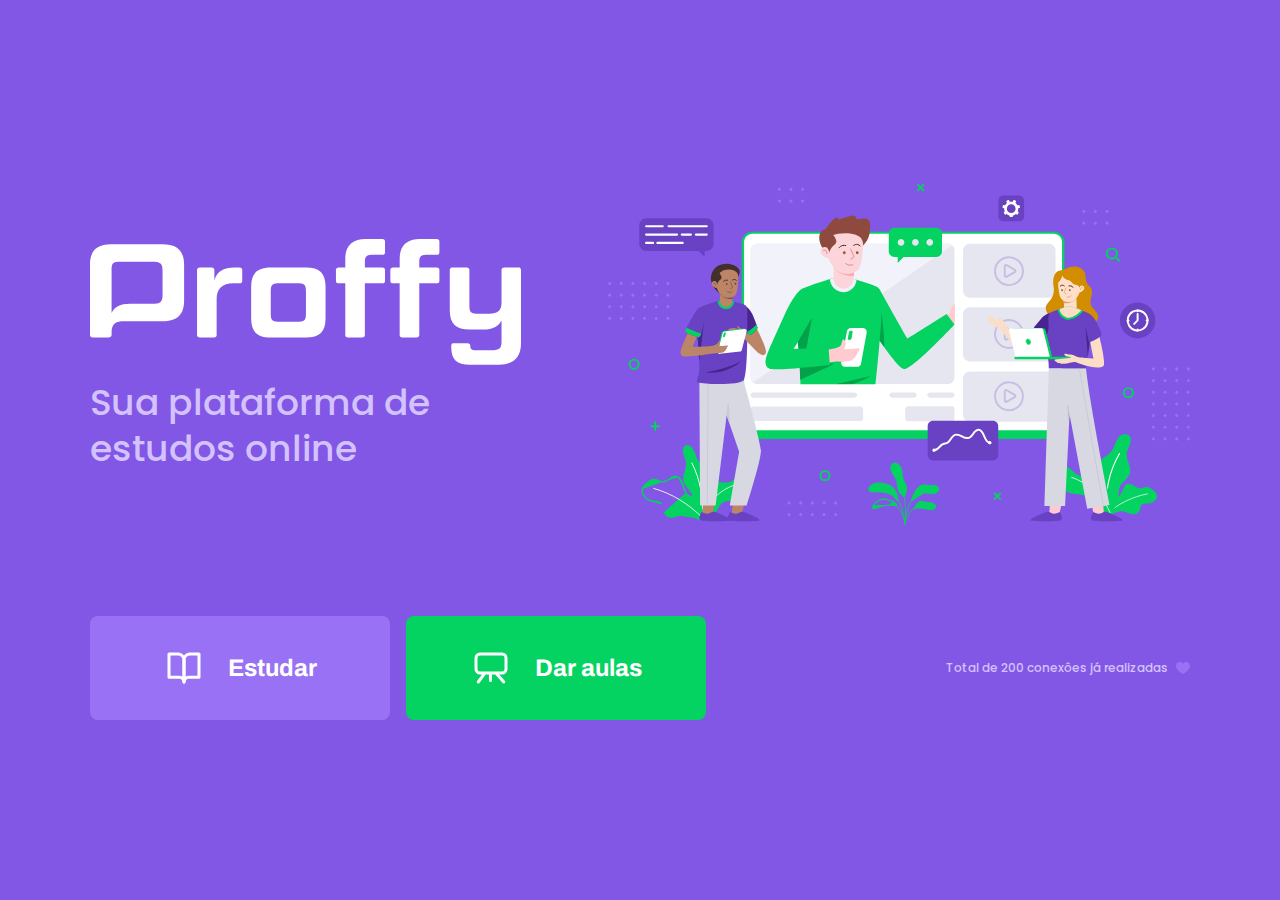
<file: index.html>
<!--
    Instalaçoes:
    1 -  Lauchbase Thema
    2 -  Live Server

    alt + z = o vscode ajusta o codigo para o tamanho da tela atual;
-->

    <!-- Conceito de Localização de arquivos dentro do HTML
    root -> e a raiz das pastas 
    quando usamos o live server sempre que usar /styles.css ele vai buscar o css no root ja que o arquivo css nao estava dentro da mesma pasta que o index.html-->


<!-- CSS Cascading StyleSheet  

    A cascata no CSS é o que vai levar a ordem de precedencia, o selector o mais forte é o # depois o de .class depois a tag em si tipo h1.
    o que esta recebendo a cascata mais forte.

    Comenatarios no css e /**/ 

    podemos criar uma classe como class="red" e acessar essa clase dentor da tag style { . ponto e o onme da classe .red { color: red; }} 
    atributo de class e de id são atriibutos globais o que isso quer dizer? que os filhos receberam essa class, se não tiver outra cor atribuida.
    ID e acesso pelo # é o nome do id exemplo <h1 id="page"> </h1> no css acesso assim #page { color: red; } ele PRECISAM ser unicos não posso colocar dois em no html-->

<!-- ctrl + shit + P = pesuisar por (shortcuts para ver os atalhos) -->
<!-- Shift+Alt+A Toggle block comment -->

<!--com Emmet podemos criar as tags html de forma rapida e pratica com ! e aperta ENTER-->
<!--se voce passar o mause em cima do atributo voce consegue ler documentação -->
<!--cache são dados que o navegador guardar para 
que toda vez que a gente for acessar a pagina ele ja tiver isso pronto --> 

<!DOCTYPE html>  <!-- aqui serve para dizer que o navegador vai usar o html5;--> 
<html lang="pt_br"> <!-- lang é um atributo por isso ele está dentro tag html-->
<!--Comentarios em html são vistos no inspecionar elemento;-->
<head> <!--isso e uma tag html;-->
    <meta charset="UTF-8"> 
    <meta name="viewport" content="width=device-width, initial-scale=1.0">
    <title>Proffy | Sua plataforma de estudos online</title> <!--Titulo na ABA do navegador-->
    
    <link rel="stylesheet" href="/styles/main.css">
    <link rel="stylesheet" href="/styles/partials/page-landing.css">


    <link href="https://fonts.googleapis.com/css2?family=Archivo:wght@400;700&amp;family=Poppins:wght@400;600&amp;display=swap" rel="stylesheet">

</head>
<body id="page-landing">

    <div id="container">
        <!-- a Div e uma tag que serve para auxlilar na estilização da pagina pois e uma caixa -->
        <!-- h1 por padrão é um display block vai ocupar toda linha que ele estiver.  -->
        <!-- <span>.</span>  por padrão e um display inline ele so vai ocupar o tamanho do elemento -->
        <!-- <a href=""></a> por padrão e um display inline ele so vai ocupar o tamanho do elemento -->
        <div class="logo-container">
            <img src="/images/logo.svg" alt="Proffy">
            <h2>Sua plataforma de estudos online</h2> 
        </div>
        
        <img class="hero-image" src="/images/landing.svg" alt="Plataforma de Estudos">
        <!--para criar  um paragrafo e quebrar uma linha-->
        <!-- <img src="" alt="logo">  --><!-- tag para colocar uma imagem no site o src="" e o caminho da imagem  o alt e uma alternativa ao src que não existe, e acessibilidade-->
        <!--todo coutedudo da pagina vem na tag body;-->
        <div class="buttons-container">
            <a class="study" href="/study.html">
                <img src="images/icons/study.svg" alt="Estudar">
                Estudar
            </a>
            <a class="give-classes" href="/give-classes.html">
                <img src="images/icons/give-classes.svg" alt="Dar aulas">
                Dar aulas
            </a>
        </div>

        <p class="total-connections">
            Total de 200 conexôes já realizadas
            <img src="/images/icons/purple-heart.svg" alt="Coração Roxo">
        </p>
    </div>  
</body>
</html>
</file>
<file: styles/main.css>
:root {
    /* Aqui temos as Variaveis em CSS e o :root quer dizer que fazem parte da raiz do projeto*/
    --color-background: #F0F0F7;
    --color-primary-lighter: #9871F5;
    --color-primary-light: #916BEA;
    --color-primary: #8257E5;
    --color-primary-dark: #774DD6;
    --color-primary-darker: #6842c2;
    --color-secondary: #04D361;
    --color-secondary-dark: #04BF58;
    --color-title-in-primary: #FFFFFF;
    --color-text-in-primary: #D4C2FF;
    --color-text-title: #32264D;
    --color-text-complement: #9C98A6;
    --color-text-base: #6A6180;
    --color-line-in-white: #E6E6F0;
    --color-input-background: #F8F8FC;
    --color-button-text: #FFFFFF;
    --color-box-base: #FFFFFF;
    --color-box-footer: #FAFAFC;
    --color-small-info: #C1BCCC;
    /* tamanho da fonte padrão: 16px - 100% - 1rem 8*/
    font-size: 60%; /* controle das medidas rem */
}


/* estou atribiundo isso a todos os elementos com o * asteriscos em geral */ 

* {
    margin: 0;
    padding: 0;
    box-sizing: border-box; /* o comportamento padrão box-sizing: e somar todo o conteudo da caixa e quando eu quero que ele se vire para fazer com que tudo caixa dentro do nosso width e height para isso colocamos box-sizing: border-box;*/
}

html,
body {
    height: 100vh; /* vh e altura da view porth  */
}

body {
    color: var(--color-background);
    display: flex;
    align-items: center;
    justify-content: center;
}

body,
input,
button,
textarea {
    /* font: 500 1.6rem Poppins; */
    font-weight: 500;
    font-family: Poppins;
    font-size: 1.6rem;
    color: var(--color-text-base);
}

#container {
    width: 90vw; /* estou dizendo que minha largura sera de 90vh, quebra a largura em 100vh mas so pega 90vh o que vai fazer com que tenha uma sobre de 10vh */
    max-width: 700px; /* aqui estou dizendo que se aumentarem a tela, o maximo que minha caixa vai ter e 700px se ela for menor que isso ela vai ficar usando o width 90vw;  */
    /* border: 1px solid red; */
    
}


@media (min-width: 700px) {
    :root {
        font-size: 62.5%; /* todo 1rem vai ser relativo a 10px; cada 1rem vai o que faler a 1px; 0.8rem e o que vale a 8px*/
    }
}

/* # container { */
/* Box Model os elementos HTML são caixas, e tem propriedades de caixa como width e height */ 
/* border: 1px solid red;*/
/* quando eu coloco só um valor no padding ou no margin ele coloca isso para todos os lados exemplo*/
/* padding: 40px; ou margin: 40px; */
/* temos o padding-top, padding-left: e outros */
/* temos width e height como conceitos de box model e são esses os conceitos */
/* } */
</file>
<file: styles/partials/page-landing.css>
#page-landing {
    background: var(--color-primary);
}

#page-landing #container {
    color: var(--color-text-in-primary);
}

.logo-container img {
    height: 10rem;
}

.logo-container {
    text-align: center;
    margin-bottom: 3.2rem; 
}

.logo-container h2{
    font-weight: 500;
    font-size: 3.6rem;
    line-height: 4.6rem;
    margin-top: 0.8rem;
}

.hero-image {
    width: 100%;
}

.buttons-container {
    display: flex;
    justify-content: center;
    margin: 3.2rem 0;
}

.buttons-container a {
    width: 30rem;
    height: 10.4rem;

    border-radius: .8rem;
    margin-right: 1.6rem;

    font: 700 2.4rem Archivo;

    display: flex;
    align-items: center;
    justify-content: center;

    text-decoration: none;

    transition: background 0.2s;

    color: var(--color-button-text);
}

.buttons-container a img {
    width: 4rem;
    margin-right: 2.4rem;
}

.buttons-container a.study {
    background: var(--color-primary-lighter);
}

.buttons-container a.give-classes {
    background: var(--color-secondary);
    margin-right: 0rem;
}

/* hover e quando o mouse estiver em cima vai ser aplicado o css abaixo */

.buttons-container a.study:hover {
    background: var(--color-primary-light);
}

.buttons-container a.give-classes:hover {
    background: var(--color-secondary-dark);
}

.total-connections {
    font-size: 1.8rem;
    display: flex;
    align-items: center;
    justify-content: center;
}

.total-connections img {
    margin-left: 0.8rem;   
}

@media (max-width: 699px) {
    :root {
        font-size: 40%; /* modificar as medidas rem */
    }
}

/* media e uma regra css quando ele cumprir uma regra */
/* min-width se a largura mimina é de 1100px? se passar de 1100px de largura ela precisa ter no minino 1100px de largura para aplicar o que esta abaixo */
@media(min-width: 1100px){
    #page-landing #container {
        max-width: 1100px;
        display: grid;
        grid-template-columns: 2fr 1fr 2fr; /* 3 colunas */
        grid-template-rows: 350px 1fr; /* primeira linha sera de 350px e a segunda sera flexivel de 1fr */
        grid-template-areas: 
        "proffy image image"
        "button button texting";
        column-gap: 87px;
        row-gap: 86px;
    }

    .logo-container {
        grid-area: proffy;
        text-align: initial;
        align-self: center;
        margin: 0;
    }

    
    .logo-container img {
        height: 126px;
    }

    .hero-image {
        grid-area: image;
        height: 350px;        
    }

    .buttons-container {
        grid-area: button;
        justify-content: flex-start;
        margin: 0;

    }

    .total-connections {
        grid-area: texting;
        justify-self: end;
        font-size: 1.2rem;
    }
}
</file>
